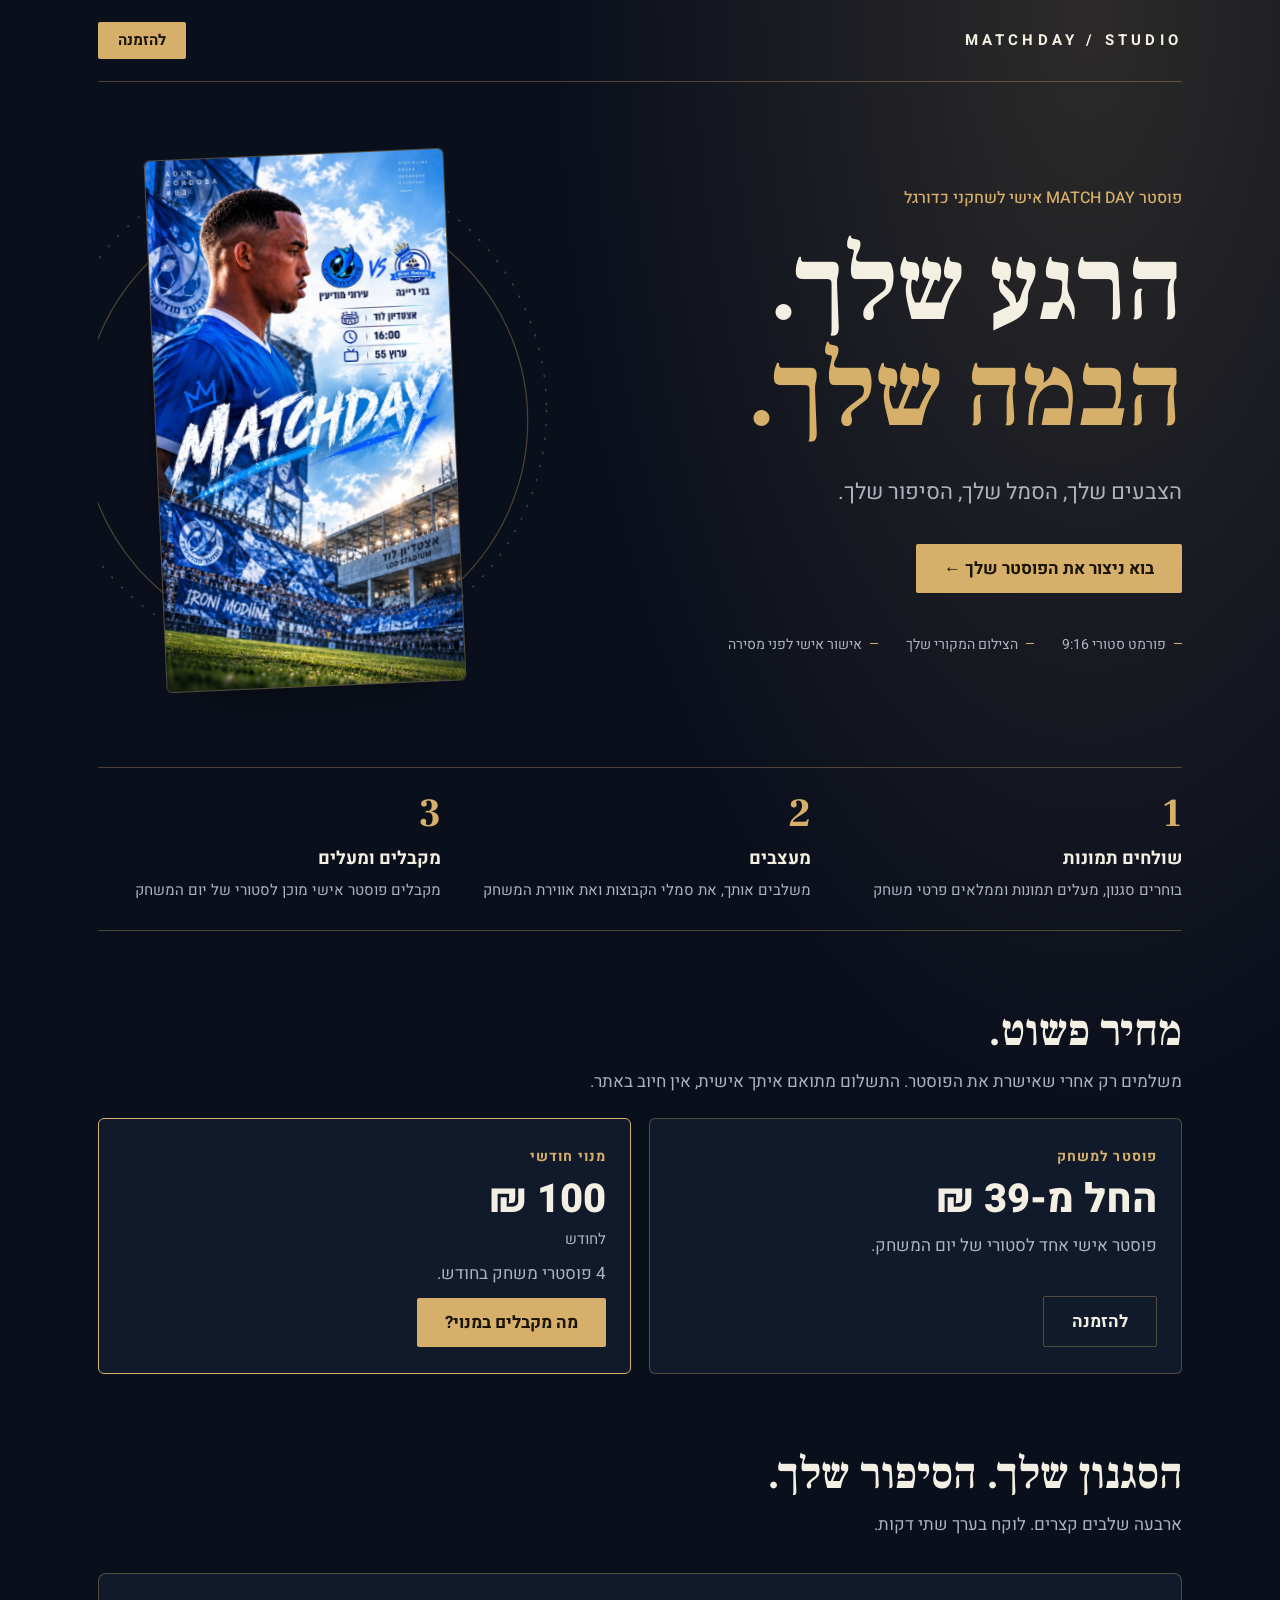
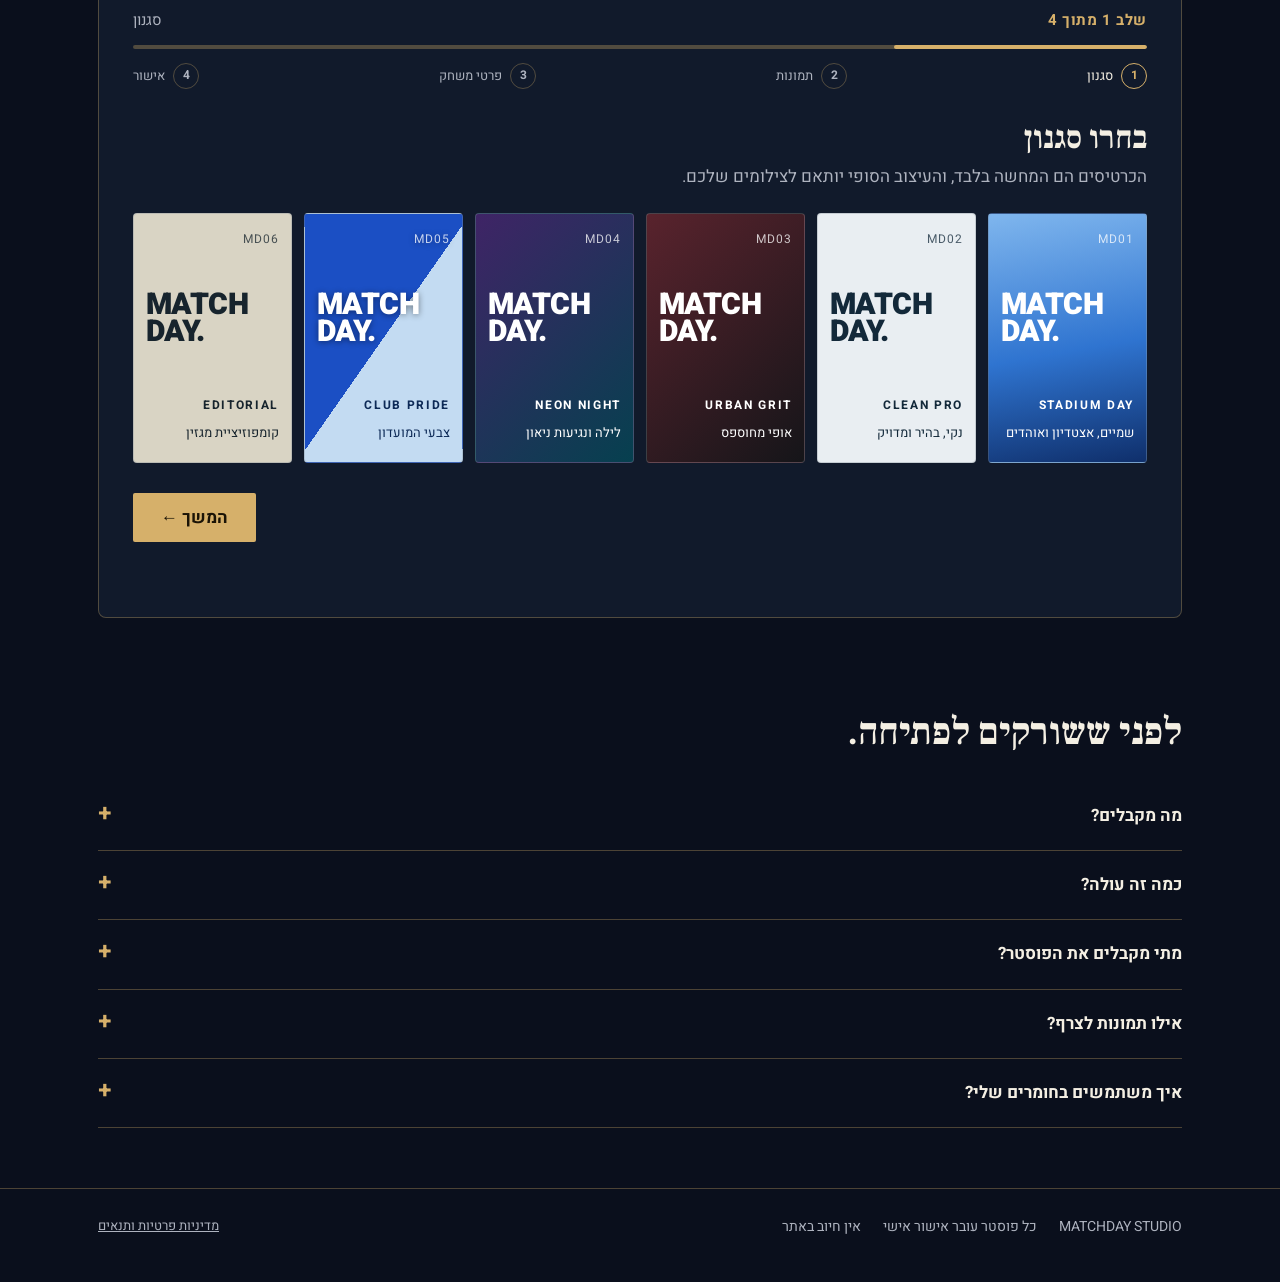
<file: index.html>
<!doctype html>
<html lang="he" dir="rtl">
<head>
<meta charset="utf-8">
<meta name="viewport" content="width=device-width, initial-scale=1">
<title>MATCHDAY STUDIO | פוסטר MATCH DAY אישי לשחקני כדורגל</title>
<meta name="description" content="פוסטר MATCH DAY אישי לשחקני כדורגל, בגודל סטורי. הצבעים שלך, הסמל שלך, הסיפור שלך.">
<meta property="og:title" content="MATCHDAY STUDIO">
<meta property="og:description" content="פוסטר MATCH DAY אישי לשחקני כדורגל, בגודל סטורי. הצבעים שלך, הסמל שלך, הסיפור שלך.">
<meta property="og:type" content="website">
<meta property="og:locale" content="he_IL">
<meta property="og:url" content="https://adircordoba24-svg.github.io/matchday-studio/">
<meta property="og:image" content="https://adircordoba24-svg.github.io/matchday-studio/assets/og-image.jpg">
<meta property="og:image:width" content="1200">
<meta property="og:image:height" content="630">
<meta name="twitter:card" content="summary_large_image">
<link rel="icon" href="data:image/svg+xml,%3Csvg xmlns='http://www.w3.org/2000/svg' viewBox='0 0 32 32'%3E%3Crect width='32' height='32' rx='6' fill='%230a0f1c'/%3E%3Ccircle cx='16' cy='16' r='7' fill='none' stroke='%23d6b06a' stroke-width='2'/%3E%3Cpath d='M4 16h24' stroke='%23d6b06a' stroke-width='2'/%3E%3C/svg%3E">
<link rel="preconnect" href="https://fonts.googleapis.com">
<link rel="preconnect" href="https://fonts.gstatic.com" crossorigin>
<link href="https://fonts.googleapis.com/css2?family=Frank+Ruhl+Libre:wght@400;700;900&family=Heebo:wght@300;400;500;700;800&family=Suez+One&display=swap" rel="stylesheet">
<script src="js/theme.js"></script>
<link rel="stylesheet" href="css/theme.css">
<style>
/* ---------- הירו ---------- */
.hero{position:relative;display:grid;grid-template-columns:1.2fr .8fr;gap:48px;align-items:center;padding:72px 0 80px}
.hero-art{position:relative}
.pitch-lines{position:absolute;left:50%;top:50%;width:150%;max-width:none;transform:translate(-50%,-50%);z-index:0;pointer-events:none;color:var(--line)}
.hero{overflow:hidden}
.kicker{color:var(--accent);font-weight:500;font-size:16px;margin-bottom:22px}
.hero h1{font-size:clamp(52px,8.4vw,104px);line-height:1.02}
.hero h1 .l2{display:block;color:var(--accent)}
.lead{font-size:clamp(18px,2.2vw,22px);color:var(--muted);max-width:30em;margin:28px 0 34px}
.facts{list-style:none;padding:0;margin:40px 0 0;display:flex;flex-wrap:wrap;gap:10px 28px;color:var(--muted);font-size:14px}
.facts li{padding-inline-start:16px;position:relative}
.facts li::before{content:"";position:absolute;inset-inline-start:0;top:.7em;width:8px;height:1px;background:var(--accent)}

/* פוסטר הדגמה */
.hero-art{display:flex;justify-content:center}
.poster{width:min(100%,300px);aspect-ratio:9/16;border:1px solid var(--line);border-radius:calc(var(--r) + 4px);
  background:linear-gradient(165deg,var(--p1),var(--p2));padding:22px 20px;display:flex;flex-direction:column;
  justify-content:space-between;transform:rotate(-2.5deg);box-shadow:0 30px 60px -30px rgba(0,0,0,.55);overflow:hidden;position:relative;z-index:1}
.poster-top{font:700 13px/1 var(--body);letter-spacing:.3em;color:var(--accent)}
.poster-num{font:var(--dw) clamp(120px,15vw,170px)/.8 var(--display);color:transparent;-webkit-text-stroke:2px var(--accent);text-align:center;letter-spacing:0}
.poster-name{font:var(--dw) 30px/1.1 var(--display);color:var(--ink);letter-spacing:var(--ls)}
.poster-fx{font-size:14px;color:var(--muted);margin-top:6px}
.poster-time{font:700 15px/1 var(--body);color:var(--accent);margin-top:12px}
.poster-photo{display:none;position:absolute;inset:0;width:100%;height:100%;object-fit:cover;z-index:2}
.poster.has-photo{padding:0;background:var(--surface)}
.poster.has-photo .poster-photo{display:block}
.poster.has-photo>*:not(.poster-photo){visibility:hidden}
.poster.has-photo::after{display:none}
.poster::after{content:"";position:absolute;inset:auto 0 0 0;height:36%;background:linear-gradient(to top,rgba(0,0,0,.35),transparent);pointer-events:none}
[data-theme=platinum] .poster::after{display:none}
[data-theme=platinum] .poster-name,[data-theme=platinum] .poster-top{color:#0e1621}
[data-theme=platinum] .poster-fx{color:#44505c}

/* ---------- איך זה עובד ---------- */
.steps{list-style:none;counter-reset:s;padding:26px 0;margin:0 0 76px;display:grid;grid-template-columns:repeat(3,1fr);gap:28px;border-block:1px solid var(--line)}
.steps li{counter-increment:s}
.steps li::before{content:counter(s);display:block;font:var(--dw) 40px/1 var(--display);color:var(--accent);margin-bottom:10px;letter-spacing:0}
.steps strong{display:block;font-size:18px;margin-bottom:2px}
.steps span{color:var(--muted);font-size:15px}

/* ---------- סגנונות ---------- */
.section-title{font-size:clamp(30px,4vw,44px);line-height:1.15;margin-bottom:10px}
.section-sub{color:var(--muted);max-width:40em}
.styles-field{border:0;margin:28px 0 0;padding:0;min-width:0}
.styles{display:grid;grid-template-columns:repeat(6,1fr);gap:12px}
.style{display:block;cursor:pointer;position:relative}
.style input{position:absolute;opacity:0;inset:0;width:100%;height:100%;margin:0;cursor:pointer}
.mini{display:flex;flex-direction:column;justify-content:space-between;gap:10px;min-height:250px;padding:16px 12px;
  border-radius:calc(var(--r) + 2px);border:1px solid rgba(128,140,150,.35);position:relative;text-align:right;transition:transform .15s}
.style:hover .mini{transform:translateY(-3px)}
.mini small{margin:0;color:inherit;opacity:.75;font-size:12px;letter-spacing:.08em}
.mini strong{font:900 30px/.92 var(--body);letter-spacing:-.02em;direction:ltr;text-align:left}
.mini .en{font-size:12px;font-weight:700;letter-spacing:.14em;direction:ltr;text-align:left}
.mini .he{font-size:13px;line-height:1.35}
.style input:checked + .mini{outline:3px solid var(--accent);outline-offset:3px}
.style input:checked + .mini::after{content:"נבחר ✓";position:absolute;top:10px;inset-inline-start:10px;background:var(--accent);color:var(--accent-ink);
  font-size:12px;font-weight:700;padding:3px 9px;border-radius:99px}
.style input:focus-visible + .mini{outline:3px solid var(--ink);outline-offset:3px}
.s-md01 .mini{background:linear-gradient(170deg,#7fb6ee 0%,#2f74d0 55%,#0f2f6b 100%);color:#fff}
.s-md02 .mini{background:#e9eef2;color:#13293a}
.s-md03 .mini{background:linear-gradient(135deg,#59232d,#151519);color:#fff}
.s-md04 .mini{background:linear-gradient(135deg,#3f2466,#06404f);color:#fff}
.s-md05 .mini{background:linear-gradient(125deg,#1b4fc4 50%,#c3dbf2 50%);color:#fff;text-shadow:0 1px 6px rgba(0,0,0,.45)}
.s-md05 .mini>span{color:#0d2a57;text-shadow:none}
.s-md06 .mini{background:#d9d4c4;color:#17242d}

/* ---------- טופס ---------- */
.panel{margin:34px 0 0;padding:34px;border:1px solid var(--line);border-radius:calc(var(--r) + 6px);background:var(--surface)}
.panel h2{font-size:clamp(26px,3.4vw,34px);margin-bottom:24px}
fieldset{border:0;margin:0;padding:0;min-width:0}
.grid{display:grid;grid-template-columns:1fr 1fr;gap:22px}
.field{display:block;font-size:15px}
.field .lbl{display:block;font-weight:500}
.full{grid-column:1/-1}
input[type=text],input[type=tel],input[type=time],input[type=date],select,textarea{
  width:100%;display:block;margin-top:7px;padding:13px 14px;font:inherit;color:var(--ink);background:var(--field);
  border:1px solid var(--line);border-radius:var(--r)}
textarea{resize:vertical;min-height:96px}
input.invalid,select.invalid,textarea.invalid,.field.invalid .drop{border-color:#ff6b6b;box-shadow:0 0 0 1px #ff6b6b}
[data-theme=platinum] input.invalid{border-color:#c62828;box-shadow:0 0 0 1px #c62828}
.check{display:flex;gap:12px;align-items:flex-start;margin:20px 0 0;font-size:15px;cursor:pointer}
.check input{flex:0 0 auto;width:20px;height:20px;margin:3px 0 0;accent-color:var(--accent)}
.trap{position:absolute;inset-inline-start:0;top:0;width:1px;height:1px;overflow:hidden;opacity:0;pointer-events:none}

.drop{display:flex;flex-direction:column;align-items:center;gap:4px;margin-top:7px;padding:22px 16px;text-align:center;cursor:pointer;
  border:1.5px dashed var(--line);border-radius:var(--r);background:var(--field);position:relative}
.drop:hover{border-color:var(--accent)}
.drop input{position:absolute;opacity:0;inset:0;width:100%;height:100%;cursor:pointer}
.drop:focus-within{outline:3px solid var(--accent);outline-offset:3px}
.drop strong{font-size:16px}
.thumbs{list-style:none;margin:14px 0 0;padding:0;display:grid;grid-template-columns:repeat(3,minmax(0,1fr));gap:12px}
.thumbs li{position:relative;aspect-ratio:1;border-radius:var(--r);overflow:hidden;border:1px solid var(--line);background:var(--field)}
.thumbs img{width:100%;height:100%;object-fit:cover;display:block}
.thumbs button{position:absolute;top:6px;inset-inline-start:6px;width:30px;height:30px;border-radius:50%;border:0;cursor:pointer;
  background:rgba(0,0,0,.72);color:#fff;font:700 15px/30px var(--body);padding:0}

.form-actions{margin-top:28px;display:flex;flex-wrap:wrap;align-items:center;gap:14px 22px}
.form-actions p{margin:0;color:var(--muted);font-size:14px}
.message{margin-top:18px;min-height:1.5em;font-size:15px;font-weight:500;white-space:pre-line}
.message.error{color:#ff8f8f}
[data-theme=platinum] .message.error{color:#b71c1c}
.message.info{color:var(--accent)}

.done{margin:34px 0 0;padding:44px 34px;border:1px solid var(--accent);border-radius:calc(var(--r) + 6px);background:var(--surface);text-align:center}
.done h2{font-size:clamp(28px,4vw,40px);margin-bottom:12px}
.done p{color:var(--muted);max-width:32em;margin-inline:auto}
.done .ref{display:inline-block;direction:ltr;font:700 18px/1 var(--body);letter-spacing:.18em;color:var(--accent);margin:6px 0 22px}
[hidden]{display:none!important}

/* ---------- שאלות ---------- */
.pricing{margin:0 0 76px}
.plans{display:grid;grid-template-columns:1fr 1fr;gap:18px;margin-top:22px}
.plan{border:1px solid var(--line);border-radius:calc(var(--r) + 4px);background:var(--surface);padding:26px 24px;display:flex;flex-direction:column;gap:10px;align-items:flex-start}
.plan.featured{border-color:var(--accent)}
.plan-name{font-size:14px;letter-spacing:.08em;color:var(--accent);font-weight:700}
.plan-price{font-size:clamp(30px,4vw,40px);font-weight:800;line-height:1.1}
.plan-price small{font-size:15px;font-weight:400;color:var(--muted)}
.plan p{margin:0;color:var(--muted)}
.plan .btn{margin-top:auto}
.sub-panel{margin-top:16px;border:1px solid var(--accent);border-radius:calc(var(--r) + 4px);padding:24px;background:var(--surface)}
.sub-panel h3{margin:0 0 10px;font-size:20px}
.sub-panel ul{margin:0 0 18px;padding-inline-start:20px;color:var(--muted)}
.sub-panel li{margin-bottom:6px}
.plan-pick{display:grid;gap:10px;margin:0 0 22px;padding:0;border:0}
.plan-pick legend{padding:0;margin-bottom:8px;font-weight:700}
.plan-pick label{display:flex;gap:10px;align-items:flex-start;border:1px solid var(--line);border-radius:var(--r);padding:12px 14px;cursor:pointer}
.plan-pick input{margin-top:4px;accent-color:var(--accent)}
.saved{margin:18px 0 0;padding:14px 16px;border:1px solid var(--accent);border-radius:var(--r);background:var(--surface);display:flex;gap:12px;align-items:center;justify-content:space-between;flex-wrap:wrap}
.saved span{flex:1 1 220px}
.saved .btn{padding:10px 16px;font-size:15px}
.done .share{display:flex;gap:12px;justify-content:center;flex-wrap:wrap;margin-top:14px}
.note-small{color:var(--muted);font-size:14px;margin:6px 0 0}
@media (max-width:760px){.plans{grid-template-columns:1fr}}
.faq{margin:84px 0 60px}
.faq h2{font-size:clamp(28px,3.6vw,38px);margin-bottom:18px}
details.q{border-bottom:1px solid var(--line)}
details.q summary{cursor:pointer;list-style:none;display:flex;justify-content:space-between;gap:16px;padding:20px 0;font-weight:700}
details.q summary::-webkit-details-marker{display:none}
details.q summary::after{content:"+";color:var(--accent);font-size:24px;line-height:1}
details.q[open] summary::after{content:"\2212"}
details.q p{color:var(--muted);margin:0 0 20px;max-width:46em}

/* מחליף ערכות (רק עם ?preview) */
.switcher{position:fixed;bottom:16px;inset-inline-start:16px;z-index:50;display:flex;gap:6px;padding:8px;border-radius:99px;
  background:#000c;backdrop-filter:blur(6px)}
.switcher a{color:#fff;text-decoration:none;font-size:13px;padding:7px 14px;border-radius:99px;border:1px solid #fff4}
.switcher a.on{background:#fff;color:#000}


/* ---------- טופס בשלבים ---------- */
.progress{margin:0 0 30px;scroll-margin-top:16px;outline:0}
.pg-text{display:flex;align-items:baseline;justify-content:space-between;gap:12px;margin-bottom:12px}
.pg-text strong{font-size:15px;color:var(--accent);letter-spacing:.04em}
.pg-text span{font-size:15px;color:var(--muted)}
.pg-bar{height:4px;border-radius:4px;background:var(--line);position:relative;overflow:hidden}
.pg-bar i{position:absolute;inset-block:0;inset-inline-start:0;width:25%;background:var(--accent);border-radius:4px;transition:width .35s ease}
.pg-dots{display:flex;justify-content:space-between;list-style:none;margin:14px 0 0;padding:0}
.pg-dots li{display:flex;align-items:center;gap:8px;font-size:13px;color:var(--muted)}
.pg-dots b{display:grid;place-items:center;width:26px;height:26px;border-radius:50%;border:1px solid var(--line);font-size:12px;font-weight:700;transition:.25s}
.pg-dots li.passed b{background:var(--accent);border-color:var(--accent);color:var(--accent-ink)}
.pg-dots li.cur b{border-color:var(--accent);color:var(--accent)}
.pg-dots li.cur,.pg-dots li.passed{color:var(--ink)}
.step{animation:stepIn .3s ease}
.step[hidden]{display:none}
@keyframes stepIn{from{opacity:0;transform:translateY(8px)}to{opacity:1;transform:none}}
@media (prefers-reduced-motion:reduce){.step{animation:none}.pg-bar i{transition:none}}
.step-title{font:var(--dw) clamp(24px,3.2vw,32px)/1.2 var(--display);margin:0 0 6px;outline:0}
.step-sub{color:var(--muted);margin:0 0 22px}
.step .styles-field{margin-top:0}
.wiz-nav{display:flex;justify-content:space-between;align-items:center;gap:12px;margin-top:30px}
.wiz-nav [hidden]{display:none}
.wiz-nav #nextBtn,.wiz-nav #submitBtn{margin-inline-start:auto}
.btn.ghost,button.btn.ghost{background:transparent;color:var(--ink);border:1px solid var(--line)}
.wiz-note{color:var(--muted);font-size:14px;margin:12px 0 0;text-align:end}

/* ---------- אנימציות (מכובדות רק כשלא ביקשו להפחית תנועה) ---------- */
@keyframes rise{from{opacity:0;translate:0 22px}to{opacity:1;translate:0 0}}
@keyframes posterIn{from{opacity:0;translate:0 34px;scale:.92}to{opacity:1;translate:0 0;scale:1}}
@keyframes glowFlash{0%{opacity:0;scale:.55}22%{opacity:.95;scale:1.12}100%{opacity:.3;scale:1}}
@keyframes stepIn{from{opacity:0;translate:var(--dx,24px) 0}to{opacity:1;translate:0 0}}
@keyframes goldPulse{0%{box-shadow:0 0 0 0 rgba(214,176,106,.55)}70%{box-shadow:0 0 0 14px rgba(214,176,106,0)}100%{box-shadow:0 0 0 0 rgba(214,176,106,0)}}
@media (prefers-reduced-motion:no-preference){
  .hero > div:first-child > *{opacity:0;animation:rise .75s cubic-bezier(.2,.7,.2,1) forwards}
  .hero > div:first-child > :nth-child(1){animation-delay:.05s}
  .hero > div:first-child > :nth-child(2){animation-delay:.2s}
  .hero > div:first-child > :nth-child(3){animation-delay:.4s}
  .hero > div:first-child > :nth-child(4){animation-delay:.55s}
  .hero > div:first-child > :nth-child(5){animation-delay:.7s}
  .hero-art .poster{opacity:0;animation:posterIn .95s .45s cubic-bezier(.2,.7,.2,1) forwards}
  .hero-art::before{content:"";position:absolute;inset:8% 6%;z-index:0;border-radius:50%;pointer-events:none;
    background:radial-gradient(closest-side,rgba(70,140,255,.75),rgba(70,140,255,.25) 55%,transparent 75%);
    filter:blur(26px);opacity:0;animation:glowFlash 1.9s .3s ease-out forwards}
  .rv{opacity:0;translate:0 26px;transition:opacity .7s ease,translate .7s cubic-bezier(.2,.7,.2,1)}
  .rv.in{opacity:1;translate:0 0}
  .plan.featured.in{animation:goldPulse 1.4s .5s ease-out 1}
  .step.slide{animation:stepIn .38s cubic-bezier(.2,.7,.2,1)}
}

/* ---------- מובייל ---------- */
@media (max-width:900px){
  .hero{grid-template-columns:1fr;gap:40px;padding:48px 0 56px}
  .hero-art{justify-content:center;padding:6px 14px 14px}
  .pitch-lines{display:none}
  .poster{width:min(100%,230px);transform:rotate(-2deg)}
  .styles{grid-template-columns:repeat(3,1fr)}
  .mini{min-height:210px}
}
@media (max-width:620px){
  .wrap{padding:0 20px}
  .steps{grid-template-columns:1fr;gap:20px}
  .styles{grid-template-columns:repeat(2,1fr)}
  .grid{grid-template-columns:1fr}
  .panel{padding:22px 18px}
  .done{padding:34px 20px}
  .btn,button.btn{width:100%;text-align:center}
  .nav .btn{width:auto}
  .pg-dots li span{display:none}
  .pg-dots{justify-content:space-between}
  .wiz-nav{flex-direction:column-reverse;align-items:stretch}
  .wiz-nav #nextBtn,.wiz-nav #submitBtn{margin-inline-start:0}
  .wiz-note{text-align:center}
}
</style>
</head>
<body>

<header class="wrap">
  <nav class="nav" aria-label="ראשי">
    <span class="brand">MATCHDAY / STUDIO</span>
    <a class="btn" href="#order">להזמנה</a>
  </nav>
</header>

<main class="wrap">
  <section class="hero">

    <div>
      <p class="kicker">פוסטר <bdi dir="ltr">MATCH DAY</bdi> אישי לשחקני כדורגל</p>
      <h1>הרגע שלך.<span class="l2">הבמה שלך.</span></h1>
      <p class="lead">הצבעים שלך, הסמל שלך, הסיפור שלך.</p>
      <a class="btn" href="#order">בוא ניצור את הפוסטר שלך ←</a>
      <ul class="facts">
        <li>פורמט סטורי 9:16</li>
        <li>הצילום המקורי שלך</li>
        <li>אישור אישי לפני מסירה</li>
      </ul>
    </div>

    <div class="hero-art" aria-hidden="true">
      <svg class="pitch-lines" viewBox="0 0 600 700" fill="none" stroke="currentColor" stroke-width="1.2">
        <circle cx="300" cy="350" r="215"/><circle cx="300" cy="350" r="215" stroke-dasharray="2 10" transform="scale(1.12) translate(-39 -47)"/>
      </svg>
      <div class="poster" id="heroPoster">
        <img class="poster-photo" id="heroPhoto" src="assets/hero-poster.jpg" alt="" decoding="async">
        <div class="poster-top" dir="ltr">MATCH DAY</div>
        <div class="poster-num" dir="ltr">10</div>
        <div>
          <div class="poster-name">שם השחקן</div>
          <div class="poster-fx">הקבוצה שלך נגד היריבה</div>
          <div class="poster-time" dir="ltr">20:30</div>
        </div>
      </div>
    </div>
  </section>

  <ol class="steps">
    <li><strong>שולחים תמונות</strong><span>בוחרים סגנון, מעלים תמונות וממלאים פרטי משחק</span></li>
    <li><strong>מעצבים</strong><span>משלבים אותך, את סמלי הקבוצות ואת אווירת המשחק</span></li>
    <li><strong>מקבלים ומעלים</strong><span>מקבלים פוסטר אישי מוכן לסטורי של יום המשחק</span></li>
  </ol>

  <section class="pricing" id="pricing" aria-labelledby="pricing-title">
    <h2 class="section-title" id="pricing-title">מחיר פשוט.</h2>
    <p class="section-sub">משלמים רק אחרי שאישרת את הפוסטר. התשלום מתואם איתך אישית, אין חיוב באתר.</p>
    <div class="plans">
      <div class="plan">
        <span class="plan-name">פוסטר למשחק</span>
        <div class="plan-price">החל מ-39 ₪</div>
        <p>פוסטר אישי אחד לסטורי של יום המשחק.</p>
        <a class="btn ghost" href="#order" data-plan="single">להזמנה</a>
      </div>
      <div class="plan featured">
        <span class="plan-name">מנוי חודשי</span>
        <div class="plan-price">100 ₪ <small>לחודש</small></div>
        <p>4 פוסטרי משחק בחודש.</p>
        <button class="btn" type="button" id="subToggle" aria-expanded="false" aria-controls="subPanel">מה מקבלים במנוי?</button>
      </div>
    </div>
    <div class="sub-panel" id="subPanel" hidden>
      <h3>מנוי חודשי: 4 פוסטרי משחק בחודש</h3>
      <ul>
        <li>4 פוסטרים אישיים בחודש, אחד לכל משחק.</li>
        <li>אותו שחקן ואותו קו עיצובי לאורך החודש, עם אפשרות להחליף סגנון.</li>
        <li>תיאום ישיר מולי בוואטסאפ. אתם שולחים משחק, אני מחזיר פוסטר.</li>
        <li>המחיר 100 ₪ לחודש עבור 4 משחקים, במקום 39 ₪ ומעלה לכל פוסטר בנפרד.</li>
      </ul>
      <a class="btn" href="#order" data-plan="subscription">אני רוצה מנוי</a>
    </div>
  </section>

  <section id="order" aria-labelledby="order-title">
    <h2 class="section-title" id="order-title">הסגנון שלך. הסיפור שלך.</h2>
    <p class="section-sub">ארבעה שלבים קצרים. לוקח בערך שתי דקות.</p>

    <div class="saved" id="savedBanner" hidden role="status">
      <span id="savedText"></span>
      <button class="btn" type="button" id="savedUse">מלאו לי את הפרטים</button>
      <button class="btn ghost" type="button" id="savedForget">לא תודה, למחוק</button>
    </div>
    <datalist id="teamList"></datalist>
    <form id="orderForm" novalidate>
      <div class="panel" id="formPanel">

        <div class="progress" id="progress" tabindex="-1">
          <div class="pg-text"><strong id="pgNum">שלב 1 מתוך 4</strong><span id="pgName">סגנון</span></div>
          <div class="pg-bar" role="progressbar" aria-valuemin="1" aria-valuemax="4" aria-valuenow="1" id="pgBar"><i id="pgFill"></i></div>
          <ol class="pg-dots" id="pgDots">
            <li><b>1</b><span>סגנון</span></li>
            <li><b>2</b><span>תמונות</span></li>
            <li><b>3</b><span>פרטי משחק</span></li>
            <li><b>4</b><span>אישור</span></li>
          </ol>
        </div>

        <fieldset id="fields">

          <section class="step" data-step="1">
            <h3 class="step-title" tabindex="-1">בחרו סגנון</h3>
            <p class="step-sub">הכרטיסים הם המחשה בלבד, והעיצוב הסופי יותאם לצילומים שלכם.</p>
            <fieldset class="styles-field" id="styleField">
              <legend class="sr">סגנון עיצוב</legend>
              <div class="styles" id="styles"></div>
            </fieldset>
          </section>

          <section class="step" data-step="2" hidden>
            <h3 class="step-title" tabindex="-1">העלו תמונות</h3>
            <p class="step-sub">תמונות ברורות ובאיכות טובה, בלי פילטרים. אפשר 1 עד 3.</p>
            <p class="note-small">התמונות משמשות רק ליצירת הפוסטר שלך, ונמחקות מהמערכת אחרי שהפוסטר נמסר.</p>
            <div class="grid">
              <div class="field full" id="photoField">
                <span class="lbl" id="photoLbl">תמונות מקוריות, בין 1 ל-3 *</span>
                <label class="drop">
                  <input type="file" id="photoInput" accept="image/jpeg,image/png,image/webp" multiple aria-labelledby="photoLbl">
                  <strong>בחירת תמונות</strong>
                  <small>JPG, PNG או WEBP. עד 8MB לתמונה. אפשר להוסיף בכמה פעמים.</small>
                </label>
                <ul class="thumbs" id="thumbs"></ul>
              </div>
              <label class="field full"><span class="lbl">הרכב תמונות</span>
                <select name="photoLayout"></select></label>
            </div>
          </section>

          <section class="step" data-step="3" hidden>
            <h3 class="step-title" tabindex="-1">פרטי המשחק</h3>
            <div class="grid">
              <label class="field"><span class="lbl">שם השחקן כפי שיופיע בפוסטר *</span>
                <input type="text" name="player" maxlength="100" autocomplete="off"></label>

              <label class="field"><span class="lbl">מספר חולצה</span>
                <input type="text" name="number" inputmode="numeric" maxlength="3" autocomplete="off"></label>

              <label class="field"><span class="lbl">קבוצת השחקן *</span>
                <input type="text" name="team" maxlength="100" list="teamList" autocomplete="off">
                <small>אפשר להתחיל להקליד ולבחור מהרשימה, כדי שנמצא את הסמל המדויק.</small></label>

              <label class="field"><span class="lbl">הקבוצה היריבה *</span>
                <input type="text" name="opponent" maxlength="100" list="teamList" autocomplete="off"></label>

              <label class="field"><span class="lbl">מסגרת המשחק *</span>
                <select name="competition"><option value="">בחרו מסגרת</option></select></label>

              <label class="field"><span class="lbl">אצטדיון *</span>
                <input type="text" name="venue" maxlength="100"></label>

              <label class="field"><span class="lbl">שעת המשחק בישראל *</span>
                <input type="time" name="time" dir="ltr"></label>

              <label class="field"><span class="lbl">תאריך המשחק (לתיאום בלבד) *</span>
                <input type="date" name="date" dir="ltr"></label>

              <label class="field"><span class="lbl">שידור המשחק *</span>
                <select name="broadcast"><option value="">בחרו</option></select></label>

              <label class="field" id="channelField" hidden><span class="lbl">איזה ערוץ משדר? *</span>
                <input type="text" name="broadcastChannel" maxlength="60" placeholder="למשל: ערוץ 55"></label>
            </div>
          </section>

          <section class="step" data-step="4" hidden>
            <h3 class="step-title" tabindex="-1">כמעט סיימנו</h3>
            <div class="grid">
              <label class="field full"><span class="lbl">מספר נייד ליצירת קשר בוואטסאפ *</span>
                <input type="tel" name="contact" inputmode="tel" autocomplete="tel" dir="ltr" maxlength="20" placeholder="050-1234567">
                <small>ניצור איתך קשר אישית במספר הזה. אין הודעה אוטומטית.</small></label>

              <label class="field full"><span class="lbl">בקשות והערות</span>
                <textarea name="notes" rows="3" maxlength="2000"></textarea></label>
            </div>

            <fieldset class="plan-pick">
              <legend>איך תרצו להזמין?</legend>
              <label><input type="radio" name="plan" value="single" checked>
                <span>משחק בודד, החל מ-39 ₪</span></label>
              <label><input type="radio" name="plan" value="subscription">
                <span>מנוי חודשי, 100 ₪ ל-4 משחקים. ההזמנה הזאת היא המשחק הראשון, ואחזור אליך לתיאום.</span></label>
            </fieldset>

            <label class="trap" aria-hidden="true">Website<input type="text" tabindex="-1" autocomplete="off" name="website"></label>

            <label class="check"><input type="checkbox" name="rights">
              <span>יש לי רשות להשתמש בתמונות לצורך ההזמנה. *</span></label>
            <label class="check"><input type="checkbox" name="ageOk">
              <span>השחקן מעל גיל 18, או שאני ההורה או האפוטרופוס שלו ומאשר/ת את ההזמנה ואת השימוש בתמונות שלו. *</span></label>
            <label class="check"><input type="checkbox" name="terms">
              <span>קראתי ואני מסכים/ה ל<a href="privacy.html" target="_blank" rel="noopener">מדיניות הפרטיות והתנאים</a>, כולל שמירת החומרים ופרטי הקשר לצורך הטיפול בהזמנה. התמונות נמחקות אחרי מסירת הפוסטר. *</span></label>
            <label class="check"><input type="checkbox" name="remember">
              <span>זכרו את הפרטים שלי להזמנה הבאה. הם נשמרים במכשיר הזה בלבד.</span></label>
          </section>

          <div class="wiz-nav">
            <button class="btn ghost" type="button" id="backBtn" hidden>→ חזרה</button>
            <button class="btn" type="button" id="nextBtn">המשך ←</button>
            <button class="btn" type="submit" id="submitBtn" hidden>שליחת הזמנה לבדיקה ←</button>
          </div>
          <p class="wiz-note" id="wizNote" hidden>אין חיוב בשלב הזה. הפוסטר לא נמסר בלי אישור אישי.</p>
        </fieldset>
        <div class="message" id="msg" role="alert" aria-live="assertive"></div>
      </div>
    </form>

    <div class="done" id="done" hidden tabindex="-1">
      <h2>ההזמנה התקבלה</h2>
      <div class="ref" id="doneRef"></div>
      <p>בדקנו שהכול הגיע. נחזור אליך אישית בוואטסאפ למספר שהשארת, כדי לתאם זמינות, מחיר ותיקונים לפני שמתחילים.</p>
      <div class="share">
        <a class="btn" id="waBtn" href="#" hidden target="_blank" rel="noopener">כתבו לי בוואטסאפ</a>
        <button class="btn ghost" type="button" id="shareBtn">שיתוף קישור אישי לשחקן</button>
      </div>
      <p class="note-small" id="shareNote" hidden></p>
    </div>
  </section>

  <section class="faq" aria-labelledby="faq-title">
    <h2 id="faq-title">לפני ששורקים לפתיחה.</h2>
    <details class="q"><summary>מה מקבלים?</summary>
      <p>פוסטר אישי בגודל 1080×1920 לסטורי. תאריך ובית/חוץ אינם מופיעים בעיצוב. ערוץ שידור מופיע רק אם מסרתם שיש שידור.</p></details>
    <details class="q"><summary>כמה זה עולה?</summary>
      <p>פוסטר למשחק החל מ-39 ₪, ומנוי חודשי של 100 ₪ עבור 4 פוסטרי משחק. המחיר הסופי והתשלום מתואמים איתך אישית אחרי בדיקת ההזמנה. אין חיוב באתר.</p></details>
    <details class="q"><summary>מתי מקבלים את הפוסטר?</summary>
      <p>המועד בטופס הוא בקשה. זמינות, מחיר ומספר תיקונים יתואמו איתך אישית לאחר בדיקת החומרים, לפני תחילת העבודה. אין חיוב באתר.</p></details>
    <details class="q"><summary>אילו תמונות לצרף?</summary>
      <p>צילום חד ומקורי, עדיף פורטרט וצילום פעולה. אין לשנות פנים או להמציא תנוחה שלא צולמה. להרכב של פורטרט וצילום פעולה נדרשות שתי תמונות, ולקולאז׳ הגדול שלוש.</p></details>
    <details class="q"><summary>איך משתמשים בחומרים שלי?</summary>
      <p>פרטי הקשר והתמונות מיועדים לטיפול בהזמנה בלבד, ואינם מוצגים ללקוחות אחרים. התמונות נמחקות אחרי מסירת הפוסטר. התמונות ופרטי המשחק (בלי מספר הטלפון) עוברים לכלי עיצוב ובינה מלאכותית לצורך יצירת הפוסטר. אפשר לבקש מחיקה בכל שלב. הסכמת ההזמנה אינה אישור להצגה בתיק עבודות. הפרטים המלאים ב<a href="privacy.html">מדיניות הפרטיות</a>.</p></details>
  </section>
</main>

<footer>
  <div class="wrap">
    <div class="meta"><span>MATCHDAY STUDIO</span><span>כל פוסטר עובר אישור אישי</span><span>אין חיוב באתר</span></div>
    <span class="links"><a href="privacy.html">מדיניות פרטיות ותנאים</a></span>
  </div>
</footer>

<script type="module">
import { STYLES, COMPETITIONS, LAYOUTS, BROADCASTS, LIMITS, TEAM_LOGOS } from './js/data.js';
import { validateOrder, buildOrderDoc, checkImageFile } from './js/validate.js';
import { compressImage } from './js/images.js';
import { loadDb, isConfigured } from './js/firebase-init.js';
import { SITE } from './firebase-config.js';
window.__mdReady = true;

const $ = (s, r = document) => r.querySelector(s);
const form = $('#orderForm');
const msg = $('#msg');

/* ---------- מחליף ערכות (רק עם ?preview) ---------- */
if (new URLSearchParams(location.search).has('preview')) {
  const cur = document.documentElement.dataset.theme;
  const box = document.createElement('div');
  box.className = 'switcher';
  [['gold', 'זהב לילה'], ['pitch', 'קו הדשא'], ['platinum', 'פלטינה']].forEach(([id, he]) => {
    const a = document.createElement('a');
    a.href = `?theme=${id}&preview`;
    a.textContent = he;
    if (id === cur) a.className = 'on';
    box.appendChild(a);
  });
  document.body.appendChild(box);
}

/* ---------- בניית כרטיסי סגנון ואפשרויות הבחירה ---------- */
const stylesBox = $('#styles');
STYLES.forEach((s) => {
  const lab = document.createElement('label');
  lab.className = `style s-${s.id}`;
  lab.innerHTML = `<input type="radio" name="styleId" value="${s.id}">
    <span class="mini"><small>${s.code}</small>
      <strong>MATCH<br>DAY.</strong>
      <span><span class="en">${s.en}</span><br><span class="he">${s.he}</span></span></span>`;
  stylesBox.appendChild(lab);
});

const fill = (sel, list, withBlank) => {
  const el = form.elements[sel];
  list.forEach((o) => el.add(new Option(o.he, o.id)));
  return el;
};
fill('competition', COMPETITIONS);
fill('broadcast', BROADCASTS);
fill('photoLayout', LAYOUTS);
TEAM_LOGOS.forEach((t) => { const o = document.createElement('option'); o.value = t; $('#teamList').appendChild(o); });

/* תמונת הדוגמה בכרטיס: אם הקובץ assets/hero-poster.jpg קיים, הוא מחליף את ההמחשה */
const heroPhoto = $('#heroPhoto');
const markPhoto = () => { if (heroPhoto.naturalWidth > 0) $('#heroPoster').classList.add('has-photo'); };
if (heroPhoto.complete) markPhoto(); else heroPhoto.addEventListener('load', markPhoto);

const today = new Date();
form.elements.date.min = `${today.getFullYear()}-${String(today.getMonth() + 1).padStart(2, '0')}-${String(today.getDate()).padStart(2, '0')}`;

/* ---------- שדה ערוץ מותנה ---------- */
const channelField = $('#channelField');
const syncChannel = () => { channelField.hidden = form.elements.broadcast.value !== 'yes'; };
form.elements.broadcast.addEventListener('change', syncChannel);
syncChannel();

/* ---------- ניהול תמונות ---------- */
let files = [];
const thumbs = $('#thumbs');
const photoInput = $('#photoInput');

function showMsg(text, kind = 'error') {
  msg.textContent = text;
  msg.className = `message ${kind}`;
}
function clearErrors() {
  showMsg('', '');
  form.querySelectorAll('.invalid').forEach((el) => el.classList.remove('invalid'));
  form.querySelectorAll('[aria-invalid]').forEach((el) => el.removeAttribute('aria-invalid'));
}
function renderThumbs() {
  thumbs.querySelectorAll('img').forEach((i) => URL.revokeObjectURL(i.src));
  thumbs.replaceChildren();
  files.forEach((f, i) => {
    const li = document.createElement('li');
    const img = document.createElement('img');
    img.src = URL.createObjectURL(f);
    img.alt = `תמונה ${i + 1}`;
    const b = document.createElement('button');
    b.type = 'button';
    b.textContent = '✕';
    b.setAttribute('aria-label', `הסרת תמונה ${i + 1}`);
    b.addEventListener('click', () => { files.splice(i, 1); renderThumbs(); });
    li.append(img, b);
    thumbs.appendChild(li);
  });
}
photoInput.addEventListener('change', () => {
  clearErrors();
  const problems = [];
  for (const f of Array.from(photoInput.files)) {
    if (files.length >= LIMITS.maxPhotos) { problems.push('אפשר להעלות עד 3 תמונות. התמונות העודפות לא נוספו.'); break; }
    const err = checkImageFile(f);
    if (err) { problems.push(`${f.name}: ${err}`); continue; }
    if (files.some((x) => x.name === f.name && x.size === f.size && x.lastModified === f.lastModified)) continue;
    files.push(f);
  }
  photoInput.value = '';
  renderThumbs();
  if (problems.length) showMsg(problems.join('\n'));
});

/* ---------- שליחה ---------- */
const field = (name) => form.elements[name];
function stepOf(err) {
  if (err.field === 'styleId') return 1;
  if (err.field === 'photos') return 2;
  const el = field(err.field);
  const st = el && el.closest ? el.closest('.step') : null;
  return st ? Number(st.dataset.step) : 4;
}
function focusError(err) {
  const st = stepOf(err);
  if (st !== cur) goStep(st, { scroll: false });
  let focusEl, scrollEl;
  if (err.field === 'photos') {
    $('#photoField').classList.add('invalid');
    focusEl = photoInput; scrollEl = $('#photoField');
  } else if (err.field === 'styleId') {
    focusEl = form.querySelector('input[name=styleId]'); scrollEl = $('#styleField');
  } else {
    focusEl = field(err.field); scrollEl = focusEl;
    if (focusEl) { focusEl.classList.add('invalid'); focusEl.setAttribute('aria-invalid', 'true'); }
  }
  if (focusEl) focusEl.focus({ preventScroll: true });
  if (scrollEl) scrollEl.scrollIntoView({ behavior: 'smooth', block: 'center' });
}
const setBusy = (b) => { $('#fields').disabled = b; $('#submitBtn').disabled = b; };

function friendly(err) {
  switch (err && err.code) {
    case 'not-configured': return 'האתר עדיין לא מחובר לשירות שמירת ההזמנות. נא ליצור קשר עם בעל העסק.';
    case 'image-decode': return 'לא הצלחנו לקרוא אחת התמונות. נסו תמונה אחרת בפורמט JPG או PNG.';
    case 'image-too-large': return 'אחת התמונות כבדה מדי גם אחרי כיווץ. נסו תמונה אחרת.';
    case 'permission-denied': return 'ההזמנה לא נקלטה. בדקו שכל הפרטים תקינים ונסו שוב.';
    case 'unavailable': return 'אין חיבור לשרת. בדקו את החיבור לאינטרנט ונסו שוב.';
    default: return 'משהו השתבש בשליחה. נסו שוב בעוד רגע.';
  }
}

async function notifyOwner(orderId, doc) {
  const n = SITE.emailNotify || {};
  if (!n.enabled || !n.to) return;
  try {
    await fetch('https://formsubmit.co/ajax/' + encodeURIComponent(n.to), {
      method: 'POST',
      headers: { 'Content-Type': 'application/json', 'Accept': 'application/json' },
      body: JSON.stringify({
        _subject: 'הזמנה חדשה: ' + doc.player,
        _captcha: 'false',
        _template: 'table',
        'מספר הזמנה': orderId.slice(0, 6).toUpperCase(),
        'שחקן': doc.player,
        'קבוצה': doc.team + ' נגד ' + doc.opponent,
        'סגנון': doc.styleName,
        'משחק': doc.date + ' ' + doc.time + ' (' + doc.competitionLabel + ')',
        'סוג הזמנה': doc.plan === 'subscription' ? 'מנוי חודשי' : 'משחק בודד',
        'ניהול הזמנות': new URL('admin/', location.href).href,
      }),
    });
  } catch (_) { /* ההזמנה כבר נשמרה. ההתראה היא בונוס */ }
}

/* ---------- קישור אישי, זכירת פרטים והזמנה חוזרת ---------- */
const SAVE_KEY = 'md_saved';
function setStyle(id) {
  const r = form.querySelector(`input[name=styleId][value="${CSS.escape(id || '')}"]`);
  if (r) r.checked = true;
}
function prefill(d) {
  for (const k of ['player', 'number', 'team', 'contact']) {
    if (d[k] && field(k)) field(k).value = String(d[k]).slice(0, 100);
  }
  if (d.styleId) setStyle(d.styleId);
}
function personalLink(doc) {
  const u = new URL(location.href);
  u.search = ''; u.hash = '';
  u.searchParams.set('player', doc.player);
  if (doc.number) u.searchParams.set('number', doc.number);
  u.searchParams.set('team', doc.team);
  u.searchParams.set('style', doc.styleId);
  return u.href + '#order';
}
function initPrefill() {
  const q = new URLSearchParams(location.search);
  if (q.get('player') || q.get('team')) {
    prefill({ player: q.get('player'), number: q.get('number'), team: q.get('team'), styleId: q.get('style') });
    const t = $('#savedText'); t.textContent = 'זה קישור אישי: מילאנו עבורך את שם השחקן והקבוצה. נשאר לבחור תמונות ולהשלים את פרטי המשחק.';
    $('#savedUse').hidden = true; $('#savedForget').hidden = true;
    $('#savedBanner').hidden = false;
    return;
  }
  let saved = null;
  try { saved = JSON.parse(localStorage.getItem(SAVE_KEY) || 'null'); } catch (_) {}
  if (saved && saved.player) {
    $('#savedText').textContent = `שמרנו את הפרטים של ${saved.player}${saved.team ? ' (' + saved.team + ')' : ''}. להזמין שוב?`;
    $('#savedBanner').hidden = false;
    $('#savedUse').addEventListener('click', () => { prefill(saved); $('#savedBanner').hidden = true; });
    $('#savedForget').addEventListener('click', () => { try { localStorage.removeItem(SAVE_KEY); } catch (_) {} $('#savedBanner').hidden = true; });
  }
}
function rememberDetails(v) {
  try {
    if (v.remember === 'on') {
      localStorage.setItem(SAVE_KEY, JSON.stringify({ player: v.player, number: v.number, team: v.team, contact: v.contact, styleId: v.styleId }));
    } else localStorage.removeItem(SAVE_KEY);
  } catch (_) {}
}

/* ---------- חשיפה בגלילה ---------- */
(() => {
  const items = Array.from(document.querySelectorAll('.plan, .steps li, .faq .q'));
  if (!items.length || !('IntersectionObserver' in window) ||
      (window.matchMedia && window.matchMedia('(prefers-reduced-motion: reduce)').matches)) return;
  items.forEach((el, i) => { el.classList.add('rv'); el.style.transitionDelay = `${(i % 3) * 90}ms`; });
  const io = new IntersectionObserver((es) => es.forEach((e) => {
    if (e.isIntersecting) { e.target.classList.add('in'); io.unobserve(e.target); }
  }), { threshold: 0.18 });
  items.forEach((el) => io.observe(el));
})();

/* ---------- מחירים ומנוי ---------- */
$('#subToggle').addEventListener('click', (e) => {
  const p = $('#subPanel'); const open = p.hidden;
  p.hidden = !open; e.currentTarget.setAttribute('aria-expanded', String(open));
});
document.querySelectorAll('[data-plan]').forEach((a) => a.addEventListener('click', () => {
  const r = form.querySelector(`input[name=plan][value="${a.dataset.plan}"]`);
  if (r) r.checked = true;
}));

function showDone(ref, doc) {
  $('#formPanel').hidden = true;
  $('#styleField').hidden = true;
  $('#order .section-sub').hidden = true; $('#savedBanner').hidden = true;
  $('#doneRef').textContent = ref;
  const wa = $('#waBtn');
  if (SITE.ownerWhatsapp) {
    const text = `שלום, שלחתי הזמנה לפוסטר (${ref})${doc ? ` עבור ${doc.player}` : ''}.`;
    wa.href = `https://wa.me/${SITE.ownerWhatsapp}?text=${encodeURIComponent(text)}`;
    wa.hidden = false;
  }
  if (doc) {
    const link = personalLink(doc);
    $('#shareBtn').onclick = async () => {
      const note = $('#shareNote');
      try {
        if (navigator.share) { await navigator.share({ title: 'MATCHDAY STUDIO', text: `פוסטר Match Day אישי עבור ${doc.player}`, url: link }); return; }
      } catch (_) { return; }
      try { await navigator.clipboard.writeText(link); note.textContent = 'הקישור הועתק. אפשר לשלוח אותו לשחקן.'; }
      catch (_) { note.textContent = link; }
      note.hidden = false;
    };
  } else $('#shareBtn').hidden = true;
  const d = $('#done');
  d.hidden = false;
  d.focus();
  d.scrollIntoView({ behavior: 'smooth', block: 'center' });
}

/* ---------- שלבים ---------- */
const STEP_NAMES = ['סגנון', 'תמונות', 'פרטי משחק', 'אישור'];
const stepEls = Array.from(form.querySelectorAll('.step'));
const dotEls = Array.from(document.querySelectorAll('#pgDots li'));
let cur = 1;
function goStep(n, { scroll = true } = {}) {
  const prev = cur;
  cur = Math.min(Math.max(n, 1), STEP_NAMES.length);
  stepEls.forEach((el) => { el.hidden = Number(el.dataset.step) !== cur; });
  $('#pgNum').textContent = `שלב ${cur} מתוך ${STEP_NAMES.length}`;
  $('#pgName').textContent = STEP_NAMES[cur - 1];
  $('#pgFill').style.width = `${(cur / STEP_NAMES.length) * 100}%`;
  $('#pgBar').setAttribute('aria-valuenow', String(cur));
  dotEls.forEach((li, i) => {
    li.classList.toggle('passed', i + 1 < cur);
    li.classList.toggle('cur', i + 1 === cur);
    if (i + 1 === cur) li.setAttribute('aria-current', 'step'); else li.removeAttribute('aria-current');
  });
  if (prev !== cur) {
    const el = stepEls[cur - 1];
    el.style.setProperty('--dx', cur > prev ? '-26px' : '26px'); // RTL: קדימה נכנס מצד שמאל
    el.classList.remove('slide'); void el.offsetWidth; el.classList.add('slide');
  }
  $('#backBtn').hidden = cur === 1;
  $('#nextBtn').hidden = cur === STEP_NAMES.length;
  $('#submitBtn').hidden = cur !== STEP_NAMES.length;
  $('#wizNote').hidden = cur !== STEP_NAMES.length;
  if (scroll) {
    const t = stepEls[cur - 1].querySelector('.step-title');
    if (t) t.focus({ preventScroll: true });
    $('#progress').scrollIntoView({ behavior: 'smooth', block: 'start' });
  }
}
window.__goStep = goStep;
function readValues() {
  const fd = new FormData(form);
  const v = Object.fromEntries(fd.entries());
  v.rights = fd.get('rights') === 'on';
  v.terms = fd.get('terms') === 'on';
  v.ageOk = fd.get('ageOk') === 'on';
  return v;
}
function nextStep() {
  clearErrors();
  const errors = validateOrder(readValues(), files.length).filter((x) => stepOf(x) === cur);
  if (errors.length) {
    showMsg(errors.map((x) => x.msg).join('\n'));
    focusError(errors[0]);
    return;
  }
  goStep(cur + 1);
}
$('#nextBtn').addEventListener('click', nextStep);
$('#backBtn').addEventListener('click', () => { clearErrors(); goStep(cur - 1); });
goStep(1, { scroll: false });
initPrefill();

form.addEventListener('submit', async (e) => {
  e.preventDefault();
  if (cur < STEP_NAMES.length) { nextStep(); return; } // Enter באמצע התהליך = המשך
  clearErrors();
  const fd = new FormData(form);

  // מלכודת בוטים: אם השדה הנסתר מלא, מדמים הצלחה ולא שולחים כלום
  if (fd.get('website')) { showDone('------'); return; }

  const v = readValues();

  const errors = validateOrder(v, files.length);
  if (errors.length) {
    showMsg(errors.map((x) => x.msg).join('\n'));
    focusError(errors[0]);
    return;
  }

  try {
    if (Number(localStorage.getItem('md_last') || 0) > Date.now() - 60000) {
      showMsg('כבר שלחתם הזמנה לפני רגע. אם זו הזמנה נוספת, נא להמתין דקה ולנסות שוב.');
      return;
    }
  } catch (_) {}

  if (!isConfigured()) { showMsg(friendly({ code: 'not-configured' })); return; }

  setBusy(true);
  try {
    const { fs, db } = await loadDb();
    showMsg('מכינים את התמונות…', 'info');
    const photos = [];
    for (const f of files) {
      const c = await compressImage(f);
      photos.push({ data: c.data, width: c.width, height: c.height, type: 'image/jpeg', name: f.name.slice(0, 200) });
    }

    showMsg('שולחים את ההזמנה…', 'info');
    const orderRef = fs.doc(fs.collection(db, 'orders'));
    const doc = buildOrderDoc(v, photos.length);
    const batch = fs.writeBatch(db);
    batch.set(orderRef, { ...doc, createdAt: fs.serverTimestamp() });
    photos.forEach((p, i) => batch.set(fs.doc(db, 'orders', orderRef.id, 'photos', String(i)), p));
    await batch.commit();

    try { localStorage.setItem('md_last', String(Date.now())); } catch (_) {}
    rememberDetails(v);
    notifyOwner(orderRef.id, doc);
    showMsg('', '');
    showDone(orderRef.id.slice(0, 6).toUpperCase(), doc);
  } catch (err) {
    console.error(err);
    showMsg(friendly(err));
  } finally {
    setBusy(false);
  }
});

/* ניקוי סימון שגיאה כשמתחילים לתקן */
form.addEventListener('input', (e) => {
  e.target.classList?.remove('invalid');
  e.target.removeAttribute?.('aria-invalid');
});
</script>
<script>
/* אם האתר נפתח ישירות מהמחשב (file://) הדפדפן חוסם את קבצי ה-JS, ולכן מוצגת הודעה במקום דף שבור */
setTimeout(function () {
  if (window.__mdReady) return;
  var d = document.createElement('div');
  d.setAttribute('role', 'alert');
  d.style.cssText = 'position:fixed;inset:auto 12px 12px 12px;z-index:99;background:#fff;color:#111;border:2px solid #d6b06a;border-radius:10px;padding:14px 16px;font:16px/1.5 system-ui,sans-serif;text-align:right;box-shadow:0 10px 40px #0008';
  d.innerHTML = '<strong>האתר לא נטען במלואו.</strong> כנראה שנפתח ישירות מתיקייה. לתצוגה מלאה פתחו את הקובץ <b dir="ltr">preview.html</b> מאותה תיקייה (אחרי חילוץ ה-ZIP), או היכנסו לכתובת האתר ב-GitHub Pages.';
  document.body.appendChild(d);
}, 1500);
</script>
</body>
</html>
</file>
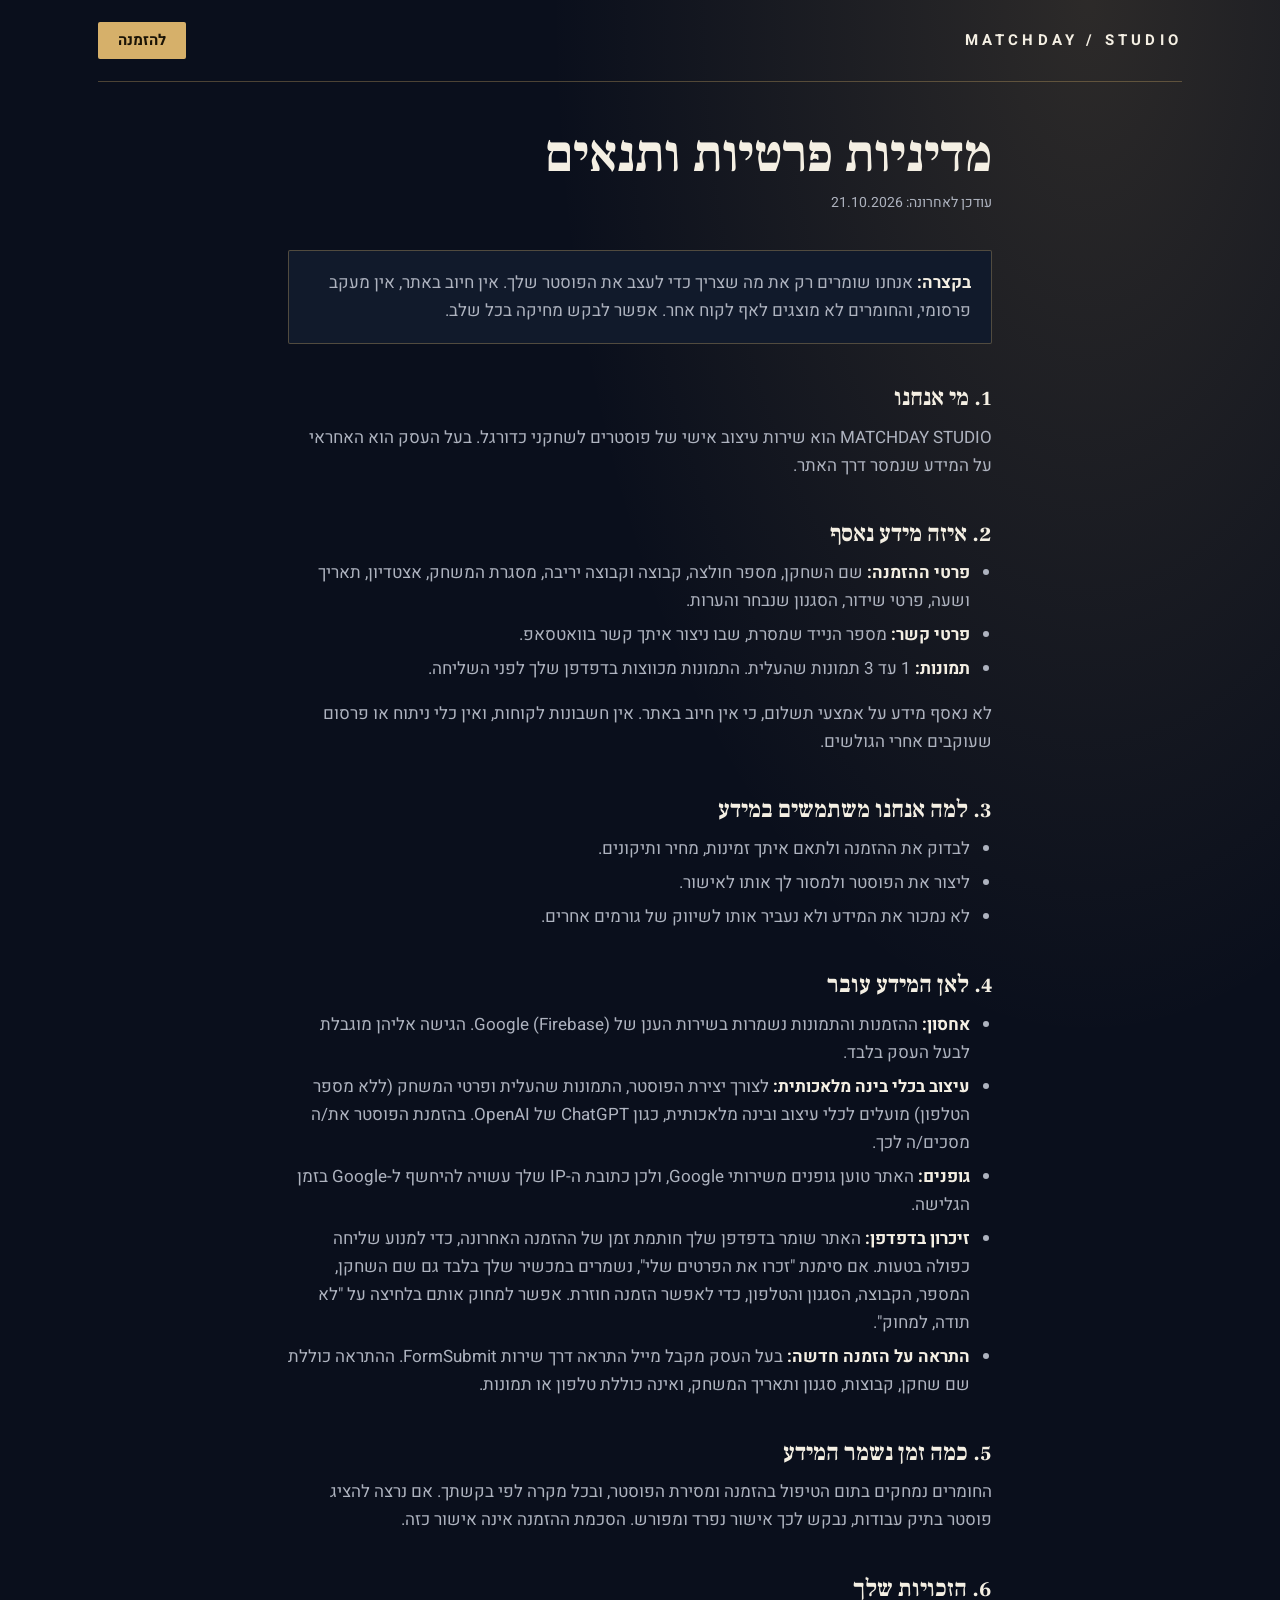
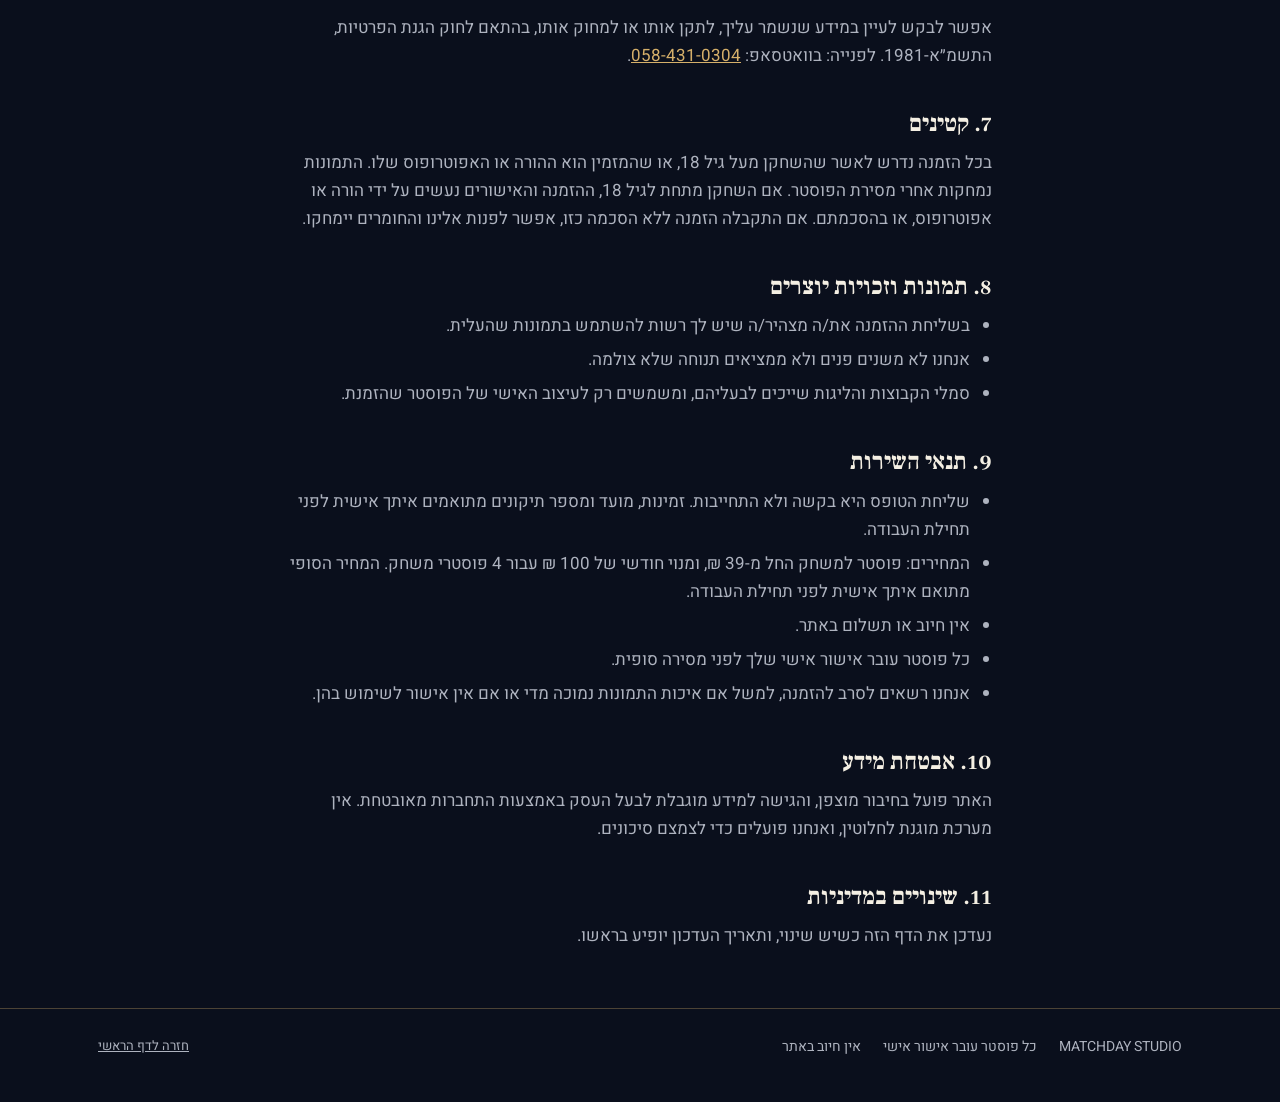
<file: privacy.html>
<!doctype html>
<html lang="he" dir="rtl">
<head>
<meta charset="utf-8">
<meta name="viewport" content="width=device-width, initial-scale=1">
<title>מדיניות פרטיות ותנאים | MATCHDAY STUDIO</title>
<meta name="description" content="מדיניות הפרטיות ותנאי השירות של MATCHDAY STUDIO.">
<link rel="icon" href="data:image/svg+xml,%3Csvg xmlns='http://www.w3.org/2000/svg' viewBox='0 0 32 32'%3E%3Crect width='32' height='32' rx='6' fill='%230a0f1c'/%3E%3Ccircle cx='16' cy='16' r='7' fill='none' stroke='%23d6b06a' stroke-width='2'/%3E%3C/svg%3E">
<link rel="preconnect" href="https://fonts.googleapis.com">
<link rel="preconnect" href="https://fonts.gstatic.com" crossorigin>
<link href="https://fonts.googleapis.com/css2?family=Frank+Ruhl+Libre:wght@400;700;900&family=Heebo:wght@300;400;500;700;800&family=Suez+One&display=swap" rel="stylesheet">
<script src="js/theme.js"></script>
<link rel="stylesheet" href="css/theme.css">
<style>
.doc{max-width:760px;padding-bottom:40px}
.doc h1{font-size:clamp(34px,5vw,52px);line-height:1.1;margin:44px 0 8px}
.doc .updated{color:var(--muted);font-size:14px;margin-bottom:36px}
.doc h2{font-size:24px;margin:38px 0 10px;line-height:1.3}
.doc p,.doc li{color:var(--muted)}
.doc ul{padding-inline-start:22px;margin:0 0 1em}
.doc li{margin-bottom:6px}
.doc strong{color:var(--ink)}
.doc .box{border:1px solid var(--line);border-radius:var(--r);padding:18px 20px;background:var(--surface);margin:20px 0}
.doc .box p{margin:0}
</style>
</head>
<body>

<header class="wrap">
  <nav class="nav" aria-label="ראשי">
    <a class="brand" href="./" style="text-decoration:none">MATCHDAY / STUDIO</a>
    <a class="btn" href="./#order">להזמנה</a>
  </nav>
</header>

<main class="wrap doc">
  <h1>מדיניות פרטיות ותנאים</h1>
  <p class="updated">עודכן לאחרונה: 21.10.2026</p>

  <div class="box"><p><strong>בקצרה:</strong> אנחנו שומרים רק את מה שצריך כדי לעצב את הפוסטר שלך. אין חיוב באתר, אין מעקב פרסומי, והחומרים לא מוצגים לאף לקוח אחר. אפשר לבקש מחיקה בכל שלב.</p></div>

  <h2>1. מי אנחנו</h2>
  <p><span id="biz">MATCHDAY STUDIO</span> הוא שירות עיצוב אישי של פוסטרים לשחקני כדורגל. בעל העסק הוא האחראי על המידע שנמסר דרך האתר.</p>

  <h2>2. איזה מידע נאסף</h2>
  <ul>
    <li><strong>פרטי ההזמנה:</strong> שם השחקן, מספר חולצה, קבוצה וקבוצה יריבה, מסגרת המשחק, אצטדיון, תאריך ושעה, פרטי שידור, הסגנון שנבחר והערות.</li>
    <li><strong>פרטי קשר:</strong> מספר הנייד שמסרת, שבו ניצור איתך קשר בוואטסאפ.</li>
    <li><strong>תמונות:</strong> 1 עד 3 תמונות שהעלית. התמונות מכווצות בדפדפן שלך לפני השליחה.</li>
  </ul>
  <p>לא נאסף מידע על אמצעי תשלום, כי אין חיוב באתר. אין חשבונות לקוחות, ואין כלי ניתוח או פרסום שעוקבים אחרי הגולשים.</p>

  <h2>3. למה אנחנו משתמשים במידע</h2>
  <ul>
    <li>לבדוק את ההזמנה ולתאם איתך זמינות, מחיר ותיקונים.</li>
    <li>ליצור את הפוסטר ולמסור לך אותו לאישור.</li>
    <li>לא נמכור את המידע ולא נעביר אותו לשיווק של גורמים אחרים.</li>
  </ul>

  <h2>4. לאן המידע עובר</h2>
  <ul>
    <li><strong>אחסון:</strong> ההזמנות והתמונות נשמרות בשירות הענן של Google (Firebase). הגישה אליהן מוגבלת לבעל העסק בלבד.</li>
    <li><strong>עיצוב בכלי בינה מלאכותית:</strong> לצורך יצירת הפוסטר, התמונות שהעלית ופרטי המשחק (ללא מספר הטלפון) מועלים לכלי עיצוב ובינה מלאכותית, כגון ChatGPT של OpenAI. בהזמנת הפוסטר את/ה מסכים/ה לכך.</li>
    <li><strong>גופנים:</strong> האתר טוען גופנים משירותי Google, ולכן כתובת ה-IP שלך עשויה להיחשף ל-Google בזמן הגלישה.</li>
    <li><strong>זיכרון בדפדפן:</strong> האתר שומר בדפדפן שלך חותמת זמן של ההזמנה האחרונה, כדי למנוע שליחה כפולה בטעות. אם סימנת "זכרו את הפרטים שלי", נשמרים במכשיר שלך בלבד גם שם השחקן, המספר, הקבוצה, הסגנון והטלפון, כדי לאפשר הזמנה חוזרת. אפשר למחוק אותם בלחיצה על "לא תודה, למחוק".</li>
    <li><strong>התראה על הזמנה חדשה:</strong> בעל העסק מקבל מייל התראה דרך שירות FormSubmit. ההתראה כוללת שם שחקן, קבוצות, סגנון ותאריך המשחק, ואינה כוללת טלפון או תמונות.</li>
  </ul>

  <h2>5. כמה זמן נשמר המידע</h2>
  <p>החומרים נמחקים בתום הטיפול בהזמנה ומסירת הפוסטר, ובכל מקרה לפי בקשתך. אם נרצה להציג פוסטר בתיק עבודות, נבקש לכך אישור נפרד ומפורש. הסכמת ההזמנה אינה אישור כזה.</p>

  <h2>6. הזכויות שלך</h2>
  <p>אפשר לבקש לעיין במידע שנשמר עליך, לתקן אותו או למחוק אותו, בהתאם לחוק הגנת הפרטיות, התשמ״א-1981. לפנייה: <span id="contact">באמצעות הוואטסאפ שבו יצרנו איתך קשר</span>.</p>

  <h2>7. קטינים</h2>
  <p>בכל הזמנה נדרש לאשר שהשחקן מעל גיל 18, או שהמזמין הוא ההורה או האפוטרופוס שלו. התמונות נמחקות אחרי מסירת הפוסטר. אם השחקן מתחת לגיל 18, ההזמנה והאישורים נעשים על ידי הורה או אפוטרופוס, או בהסכמתם. אם התקבלה הזמנה ללא הסכמה כזו, אפשר לפנות אלינו והחומרים יימחקו.</p>

  <h2>8. תמונות וזכויות יוצרים</h2>
  <ul>
    <li>בשליחת ההזמנה את/ה מצהיר/ה שיש לך רשות להשתמש בתמונות שהעלית.</li>
    <li>אנחנו לא משנים פנים ולא ממציאים תנוחה שלא צולמה.</li>
    <li>סמלי הקבוצות והליגות שייכים לבעליהם, ומשמשים רק לעיצוב האישי של הפוסטר שהזמנת.</li>
  </ul>

  <h2>9. תנאי השירות</h2>
  <ul>
    <li>שליחת הטופס היא בקשה ולא התחייבות. זמינות, מועד ומספר תיקונים מתואמים איתך אישית לפני תחילת העבודה.</li>
    <li>המחירים: פוסטר למשחק החל מ-39 ₪, ומנוי חודשי של 100 ₪ עבור 4 פוסטרי משחק. המחיר הסופי מתואם איתך אישית לפני תחילת העבודה.</li>
    <li>אין חיוב או תשלום באתר.</li>
    <li>כל פוסטר עובר אישור אישי שלך לפני מסירה סופית.</li>
    <li>אנחנו רשאים לסרב להזמנה, למשל אם איכות התמונות נמוכה מדי או אם אין אישור לשימוש בהן.</li>
  </ul>

  <h2>10. אבטחת מידע</h2>
  <p>האתר פועל בחיבור מוצפן, והגישה למידע מוגבלת לבעל העסק באמצעות התחברות מאובטחת. אין מערכת מוגנת לחלוטין, ואנחנו פועלים כדי לצמצם סיכונים.</p>

  <h2>11. שינויים במדיניות</h2>
  <p>נעדכן את הדף הזה כשיש שינוי, ותאריך העדכון יופיע בראשו.</p>
</main>

<footer>
  <div class="wrap">
    <div class="meta"><span>MATCHDAY STUDIO</span><span>כל פוסטר עובר אישור אישי</span><span>אין חיוב באתר</span></div>
    <span class="links"><a href="./">חזרה לדף הראשי</a></span>
  </div>
</footer>

<script type="module">
import { SITE } from './firebase-config.js';
if (SITE.businessName) document.getElementById('biz').textContent = SITE.businessName;
if (SITE.ownerWhatsapp) {
  const d = String(SITE.ownerWhatsapp);
  const local = d.startsWith('972') ? '0' + d.slice(3) : d;
  const shown = /^0\d{9}$/.test(local) ? `${local.slice(0, 3)}-${local.slice(3, 6)}-${local.slice(6)}` : local;
  const a = document.createElement('a');
  a.href = `https://wa.me/${d}`;
  a.target = '_blank'; a.rel = 'noopener'; a.dir = 'ltr';
  a.textContent = shown;
  const box = document.getElementById('contact');
  box.replaceChildren('בוואטסאפ: ', a);
}
</script>
</body>
</html>
</file>
<file: css/theme.css>
/* ============================================================
   ערכות עיצוב. כדי לקבוע ערכה קבועה, משנים את DEFAULT_THEME בקובץ js/theme.js.
   gold = זהב לילה | pitch = קו הדשא | platinum = פלטינה
   ============================================================ */
*{box-sizing:border-box}
html{scroll-behavior:smooth;-webkit-text-size-adjust:100%}
@media (prefers-reduced-motion:reduce){html{scroll-behavior:auto}}

:root{--body:'Heebo',Arial,sans-serif;--ls:0}

[data-theme=gold]{
  --bg:#0a0f1c;--surface:#111a2b;--field:#0a1222;--ink:#f4efe3;--muted:#aeb3bf;
  --accent:#d6b06a;--accent-ink:#1a1306;--line:rgba(214,176,106,.32);
  --display:'Frank Ruhl Libre','Times New Roman',serif;--dw:700;--ls:0;--r:2px;
  --glow:radial-gradient(60% 55% at 85% 0%,rgba(214,176,106,.17),transparent 70%);
  --p1:#1b2c4d;--p2:#0a0f1c;--scheme:dark;
}
[data-theme=pitch]{
  --bg:#0b2a20;--surface:#113a2c;--field:#0a251c;--ink:#eef3e6;--muted:#a9c3b3;
  --accent:#e3ecc9;--accent-ink:#0b2a20;--line:rgba(227,236,201,.34);
  --display:'Suez One','Frank Ruhl Libre',serif;--dw:400;--ls:0;--r:8px;
  --glow:radial-gradient(55% 50% at 15% 0%,rgba(227,236,201,.12),transparent 70%);
  --p1:#1d5a43;--p2:#0b2a20;--scheme:dark;
}
[data-theme=platinum]{
  --bg:#eceff3;--surface:#ffffff;--field:#f4f6f9;--ink:#0e1621;--muted:#53606d;
  --accent:#1c3fff;--accent-ink:#ffffff;--line:#c4ced8;
  --display:'Heebo',Arial,sans-serif;--dw:800;--ls:-.03em;--r:12px;
  --glow:radial-gradient(50% 45% at 90% 0%,rgba(28,63,255,.10),transparent 70%);
  --p1:#d6dde6;--p2:#f7f9fb;--scheme:light;
}

body{margin:0;background:var(--bg);color:var(--ink);font:400 17px/1.65 var(--body);color-scheme:var(--scheme);
  background-image:var(--glow);background-repeat:no-repeat}
a{color:var(--accent)}
h1,h2,h3{font-family:var(--display);font-weight:var(--dw);letter-spacing:var(--ls);margin:0}
p{margin:0 0 1em}
small{display:block;margin-top:6px;font-size:13px;color:var(--muted);line-height:1.5}
:focus-visible{outline:3px solid var(--accent);outline-offset:3px}
.sr{position:absolute;width:1px;height:1px;overflow:hidden;clip:rect(0 0 0 0);white-space:nowrap}
.wrap{max-width:1140px;margin:0 auto;padding:0 28px}

/* ---------- כפתורים ---------- */
.btn,button.btn{display:inline-block;border:0;border-radius:var(--r);background:var(--accent);color:var(--accent-ink);
  font:700 17px/1 var(--body);padding:16px 28px;text-decoration:none;cursor:pointer;transition:filter .15s}
.btn:hover{filter:brightness(1.08)}
.btn[disabled]{opacity:.55;cursor:wait}
.btn.ghost{background:transparent;color:var(--ink);border:1px solid var(--line)}

/* ---------- ניווט ---------- */
.nav{display:flex;align-items:center;justify-content:space-between;gap:18px;padding:22px 0;border-bottom:1px solid var(--line)}
.brand{font:700 15px/1 var(--body);letter-spacing:.28em;direction:ltr;color:var(--ink)}
.nav .btn{padding:11px 20px;font-size:15px}

footer{border-top:1px solid var(--line);padding:26px 0 44px;color:var(--muted);font-size:14px}
footer .wrap{display:flex;flex-wrap:wrap;justify-content:space-between;gap:12px 28px}
footer .meta,footer .links{display:flex;flex-wrap:wrap;gap:6px 22px}
footer a{color:var(--muted);font-size:13px}
</file>
